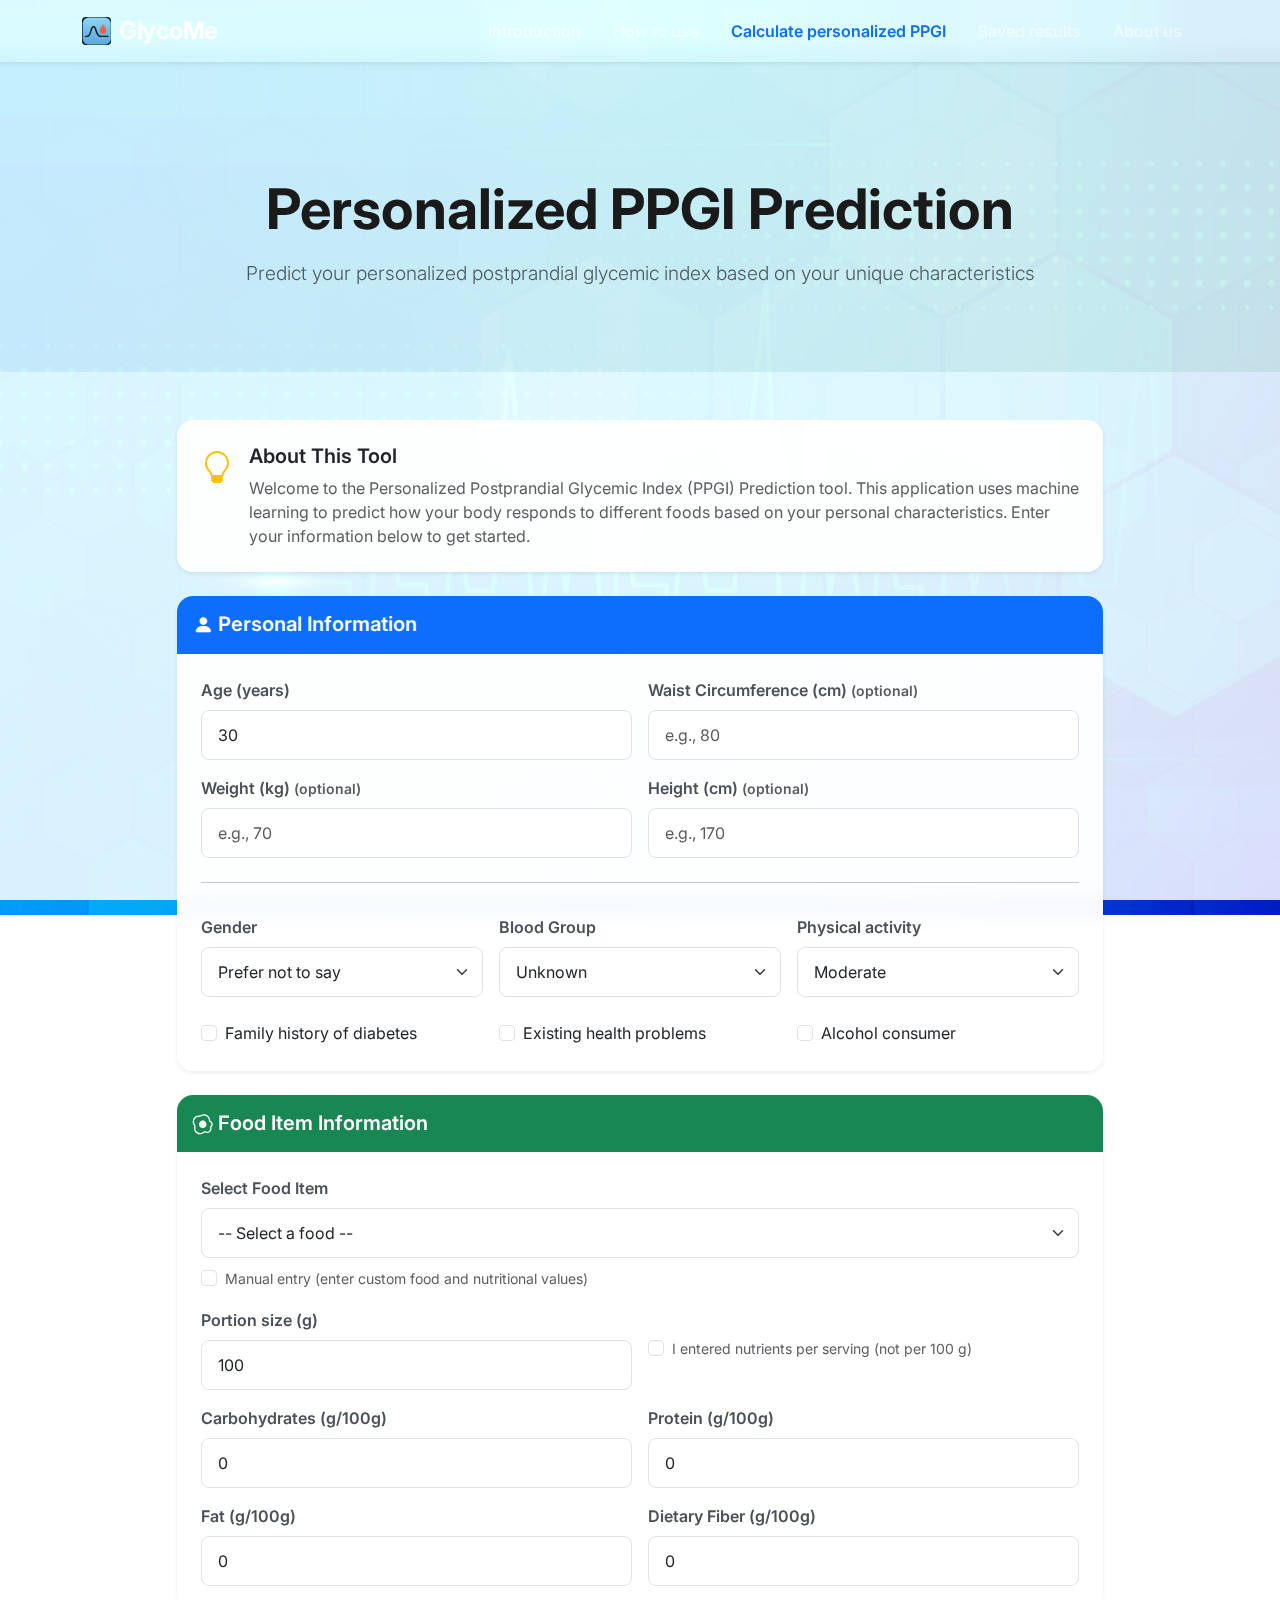
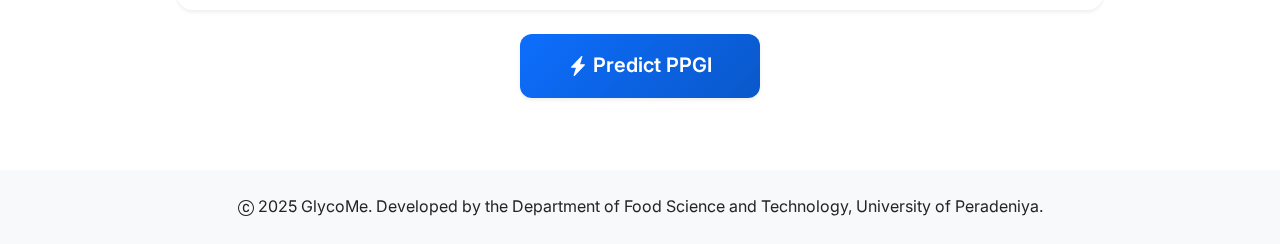
<file: static/index.html>
<!DOCTYPE html>
<html lang="en">
  <head>
    <meta charset="utf-8" />
    <meta name="viewport" content="width=device-width, initial-scale=1" />
    <title>PPGI - Personalized Prediction</title>
    <!-- Bootstrap 5 CSS -->
    <link
      href="https://cdn.jsdelivr.net/npm/bootstrap@5.3.0/dist/css/bootstrap.min.css"
      rel="stylesheet"
    />
    <!-- Bootstrap Icons -->
    <link
      rel="stylesheet"
      href="https://cdn.jsdelivr.net/npm/bootstrap-icons@1.10.0/font/bootstrap-icons.css"
    />
    <!-- Google Fonts -->
    <link
      href="https://fonts.googleapis.com/css2?family=Inter:wght@300;400;500;600;700;800&display=swap"
      rel="stylesheet"
    />
    <link rel="stylesheet" href="/static/style.css" />
  </head>
  <body>
    <!-- Navigation Bar -->
    <nav
      class="navbar navbar-expand-lg navbar-dark navbar-custom shadow-sm fixed-top"
    >
      <div class="container">
        <a
          class="navbar-brand fw-bold d-flex align-items-center gap-2"
          href="/"
        >
          <img
            src="/static/logo.jpeg"
            alt="Logo"
            style="
              height: 28px;
              width: auto;
              border-radius: 4px;
              object-fit: contain;
            "
          />
          <span>GlycoMe</span>
        </a>
        <button
          class="navbar-toggler"
          type="button"
          data-bs-toggle="collapse"
          data-bs-target="#navbarNav"
        >
          <span class="navbar-toggler-icon"></span>
        </button>
        <div class="collapse navbar-collapse" id="navbarNav">
          <ul class="navbar-nav ms-auto">
            <li class="nav-item">
              <a class="nav-link" href="/introduction">Introduction</a>
            </li>
            <li class="nav-item">
              <a class="nav-link" href="/how-to">How to use</a>
            </li>
            <li class="nav-item">
              <a class="nav-link active fw-semibold" href="/calculate"
                >Calculate personalized PPGI</a
              >
            </li>
            <li class="nav-item">
              <a class="nav-link" href="/saved">Saved results</a>
            </li>
            <li class="nav-item">
              <a class="nav-link" href="/about">About us</a>
            </li>
          </ul>
        </div>
      </div>
    </nav>

    <!-- Hero Section -->
    <div class="hero-section">
      <div class="container">
        <div class="row align-items-center">
          <div class="col-lg-12 text-center">
            <h1 class="display-4 fw-bold mb-3">Personalized PPGI Prediction</h1>
            <p class="lead text-muted mb-4">
              Predict your personalized postprandial glycemic index based on
              your unique characteristics
            </p>
          </div>
        </div>
      </div>
    </div>

    <!-- Main Content -->
    <div class="container my-5">
      <div class="row">
        <div class="col-lg-10 mx-auto">
          <!-- Info Card -->
          <div class="card shadow-sm border-0 mb-4">
            <div class="card-body p-4">
              <div class="d-flex align-items-start">
                <div class="flex-shrink-0">
                  <i class="bi bi-lightbulb text-warning fs-2"></i>
                </div>
                <div class="flex-grow-1 ms-3">
                  <h5 class="card-title fw-semibold">About This Tool</h5>
                  <p class="card-text text-muted">
                    Welcome to the Personalized Postprandial Glycemic Index
                    (PPGI) Prediction tool. This application uses machine
                    learning to predict how your body responds to different
                    foods based on your personal characteristics. Enter your
                    information below to get started.
                  </p>
                </div>
              </div>
            </div>
          </div>

          <!-- Prediction Form -->
          <div class="card shadow-sm border-0">
            <div class="card-header bg-primary text-white py-3">
              <h5 class="mb-0 fw-semibold">
                <i class="bi bi-person-fill"></i> Personal Information
              </h5>
            </div>
            <div class="card-body p-4">
              <div class="row g-3">
                <div class="col-md-6">
                  <label for="age" class="form-label fw-semibold"
                    >Age (years)</label
                  >
                  <input
                    id="age"
                    type="number"
                    class="form-control"
                    value="30"
                    min="0"
                  />
                </div>
                <div class="col-md-6">
                  <label for="wc" class="form-label fw-semibold"
                    >Waist Circumference (cm)
                    <span class="text-muted small">(optional)</span></label
                  >
                  <input
                    id="wc"
                    type="number"
                    class="form-control"
                    value=""
                    step="0.1"
                    placeholder="e.g., 80"
                  />
                </div>
                <div class="col-md-6">
                  <label for="weight" class="form-label fw-semibold"
                    >Weight (kg)
                    <span class="text-muted small">(optional)</span></label
                  >
                  <input
                    id="weight"
                    type="number"
                    class="form-control"
                    value=""
                    step="0.1"
                    placeholder="e.g., 70"
                  />
                </div>
                <div class="col-md-6">
                  <label for="height" class="form-label fw-semibold"
                    >Height (cm)
                    <span class="text-muted small">(optional)</span></label
                  >
                  <input
                    id="height"
                    type="number"
                    class="form-control"
                    value=""
                    step="0.1"
                    placeholder="e.g., 170"
                  />
                </div>
                <!-- Additional optional features requested by user -->
                <div class="col-12 mt-2"><hr /></div>
                <div class="col-md-4">
                  <label for="gender" class="form-label fw-semibold"
                    >Gender</label
                  >
                  <select id="gender" class="form-select">
                    <option value="">Prefer not to say</option>
                    <option value="male">Male</option>
                    <option value="female">Female</option>
                    <option value="other">Other</option>
                  </select>
                </div>
                <div class="col-md-4">
                  <label for="blood_group" class="form-label fw-semibold"
                    >Blood Group</label
                  >
                  <select id="blood_group" class="form-select">
                    <option value="unknown">Unknown</option>
                    <option value="A">A</option>
                    <option value="B">B</option>
                    <option value="AB">AB</option>
                    <option value="O">O</option>
                  </select>
                </div>
                <div class="col-md-4">
                  <label for="physical_activity" class="form-label fw-semibold"
                    >Physical activity</label
                  >
                  <select id="physical_activity" class="form-select">
                    <option value="moderate">Moderate</option>
                    <option value="low">Low</option>
                    <option value="high">High</option>
                  </select>
                </div>
                <div class="col-md-4">
                  <div class="form-check mt-2">
                    <input
                      class="form-check-input"
                      type="checkbox"
                      id="family_diabetes"
                    />
                    <label class="form-check-label" for="family_diabetes"
                      >Family history of diabetes</label
                    >
                  </div>
                </div>
                <div class="col-md-4">
                  <div class="form-check mt-2">
                    <input
                      class="form-check-input"
                      type="checkbox"
                      id="health_problems"
                    />
                    <label class="form-check-label" for="health_problems"
                      >Existing health problems</label
                    >
                  </div>
                </div>
                <div class="col-md-4">
                  <div class="form-check mt-2">
                    <input
                      class="form-check-input"
                      type="checkbox"
                      id="alcoholic"
                    />
                    <label class="form-check-label" for="alcoholic"
                      >Alcohol consumer</label
                    >
                  </div>
                </div>
              </div>
            </div>
          </div>

          <!-- Food Information -->
          <div class="card shadow-sm border-0 mt-4">
            <div class="card-header bg-success text-white py-3">
              <h5 class="mb-0 fw-semibold">
                <i class="bi bi-egg-fried"></i> Food Item Information
              </h5>
            </div>
            <div class="card-body p-4">
              <div class="row g-3">
                <div class="col-md-12">
                  <label for="food_select" class="form-label fw-semibold"
                    >Select Food Item</label
                  >
                  <select id="food_select" class="form-select">
                    <option value="">-- Select a food --</option>
                  </select>
                  <input
                    id="food_manual_name"
                    type="text"
                    class="form-control mt-2"
                    placeholder="Enter food name (manual)"
                    style="display: none"
                  />
                  <div class="form-check mt-2">
                    <input
                      class="form-check-input"
                      type="checkbox"
                      id="manual_toggle"
                    />
                    <label
                      class="form-check-label text-muted small"
                      for="manual_toggle"
                    >
                      Manual entry (enter custom food and nutritional values)
                    </label>
                  </div>
                </div>
                <div class="col-md-6">
                  <label for="portion" class="form-label fw-semibold"
                    >Portion size (g)</label
                  >
                  <input
                    id="portion"
                    type="number"
                    class="form-control"
                    step="1"
                    value="100"
                    placeholder="e.g., 150"
                  />
                </div>
                <div class="col-md-6 d-flex align-items-center">
                  <div class="form-check">
                    <input
                      class="form-check-input"
                      type="checkbox"
                      id="nutrients_per_serving"
                    />
                    <label
                      class="form-check-label small text-muted"
                      for="nutrients_per_serving"
                    >
                      I entered nutrients per serving (not per 100 g)
                    </label>
                  </div>
                </div>
                <div class="col-md-6">
                  <label for="carb" class="form-label fw-semibold"
                    >Carbohydrates (g/100g)</label
                  >
                  <input
                    id="carb"
                    type="number"
                    class="form-control"
                    step="0.1"
                    value="0"
                    placeholder="e.g., 14.0"
                  />
                </div>
                <div class="col-md-6">
                  <label for="protein" class="form-label fw-semibold"
                    >Protein (g/100g)</label
                  >
                  <input
                    id="protein"
                    type="number"
                    class="form-control"
                    step="0.1"
                    value="0"
                    placeholder="e.g., 0.3"
                  />
                </div>
                <div class="col-md-6">
                  <label for="fat" class="form-label fw-semibold"
                    >Fat (g/100g)</label
                  >
                  <input
                    id="fat"
                    type="number"
                    class="form-control"
                    step="0.1"
                    value="0"
                    placeholder="e.g., 0.2"
                  />
                </div>
                <div class="col-md-6">
                  <label for="fiber" class="form-label fw-semibold"
                    >Dietary Fiber (g/100g)</label
                  >
                  <input
                    id="fiber"
                    type="number"
                    class="form-control"
                    step="0.1"
                    value="0"
                    placeholder="e.g., 2.4"
                  />
                </div>
              </div>
            </div>
          </div>

          <!-- Predict Button and Result -->
          <div class="text-center my-4">
            <button
              id="predict"
              class="btn btn-primary btn-lg px-5 py-3 shadow-sm"
            >
              <i class="bi bi-lightning-charge-fill"></i> Predict PPGI
            </button>
          </div>

          <div
            id="result"
            class="alert alert-info d-none shadow-sm"
            role="alert"
          >
            <div class="d-flex align-items-center">
              <i class="bi bi-info-circle-fill fs-4 me-3"></i>
              <div id="result-content"></div>
            </div>
            <div class="mt-3 d-flex gap-2">
              <a
                id="download-csv"
                href="/api/last_result.csv"
                class="btn btn-sm btn-light d-none"
              >
                <i class="bi bi-download"></i> Download CSV
              </a>
              <a href="/saved" class="btn btn-sm btn-outline-light">
                <i class="bi bi-journal-text"></i> View Saved
              </a>
            </div>
          </div>
        </div>
      </div>
    </div>

    <!-- Footer -->
    <footer class="footer-custom py-4 mt-5">
      <div class="container text-center">
        <p class="mb-0">
          <i class="bi bi-c-circle"></i> 2025 GlycoMe. Developed by the
          Department of Food Science and Technology, University of Peradeniya.
        </p>
      </div>
    </footer>

    <!-- Bootstrap 5 JS Bundle -->
    <script src="https://cdn.jsdelivr.net/npm/bootstrap@5.3.0/dist/js/bootstrap.bundle.min.js"></script>
    <script src="/static/script.js"></script>
  </body>
</html>
</file>
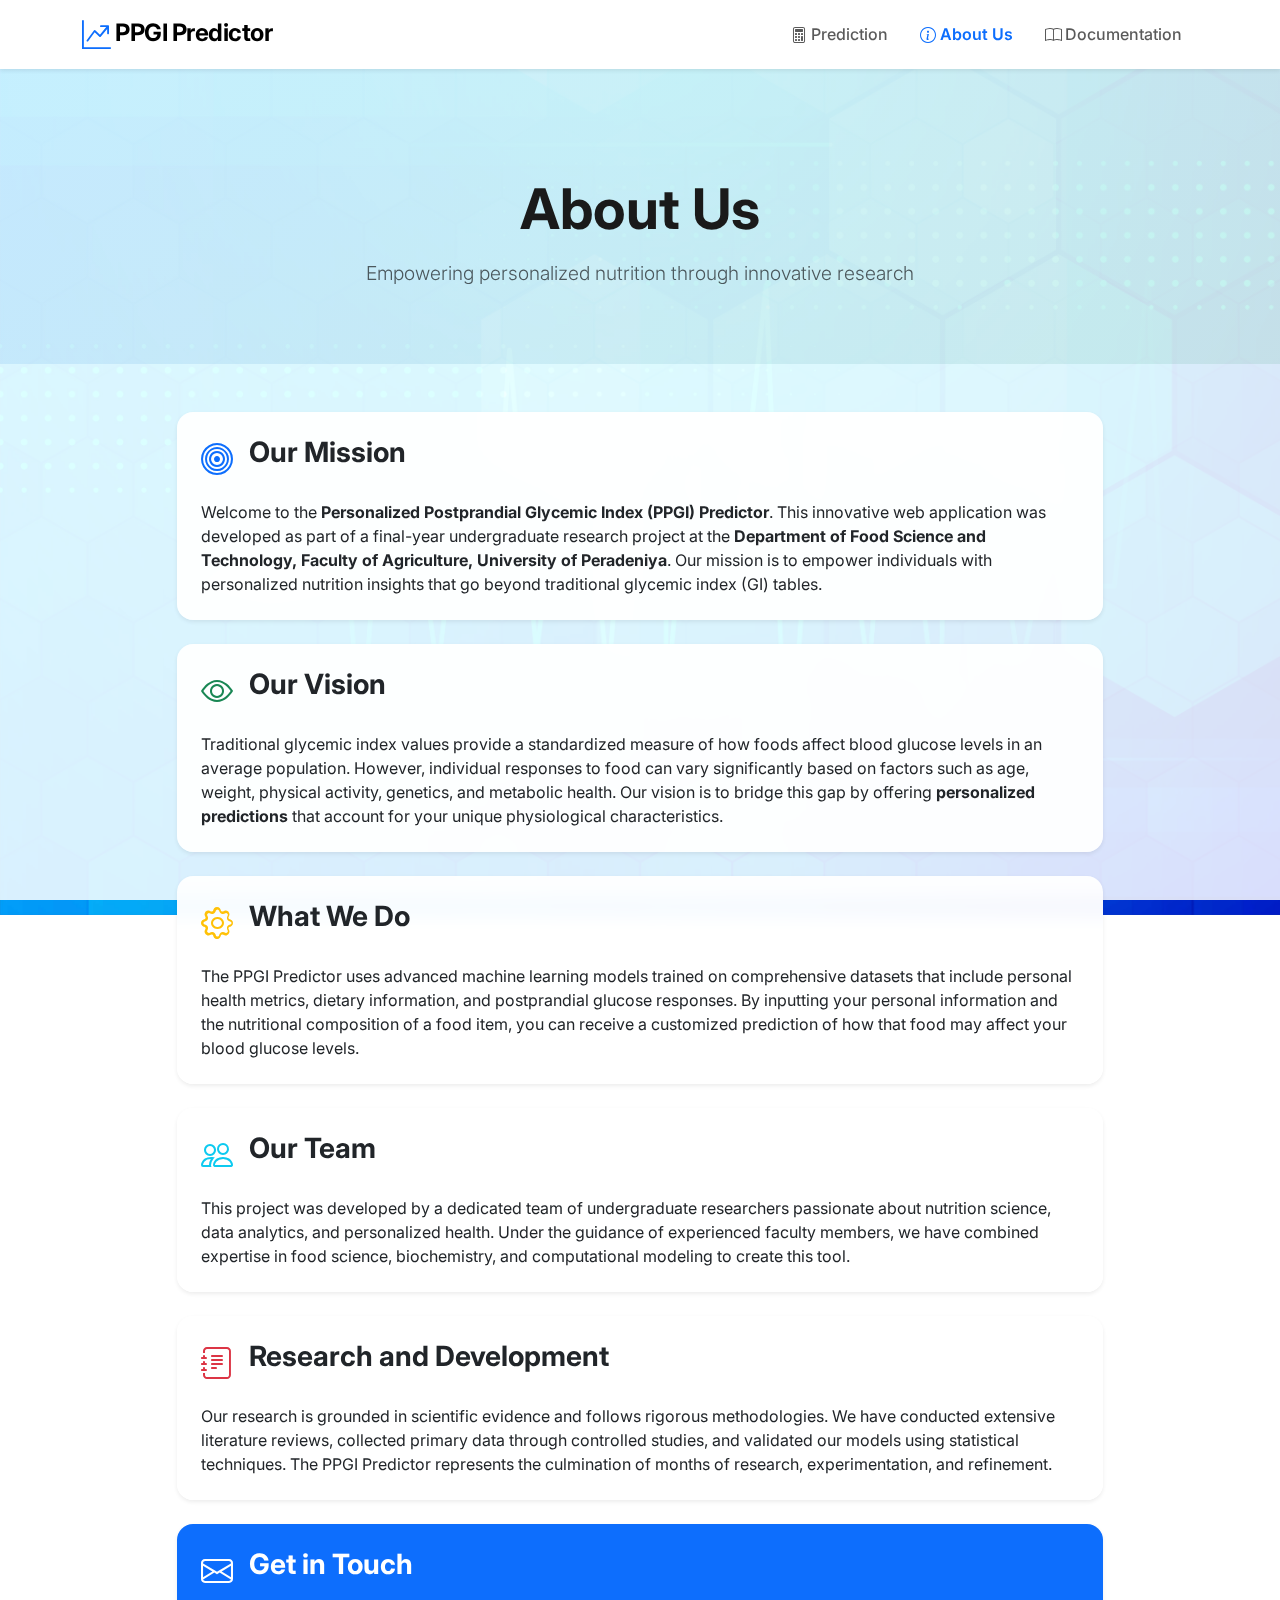
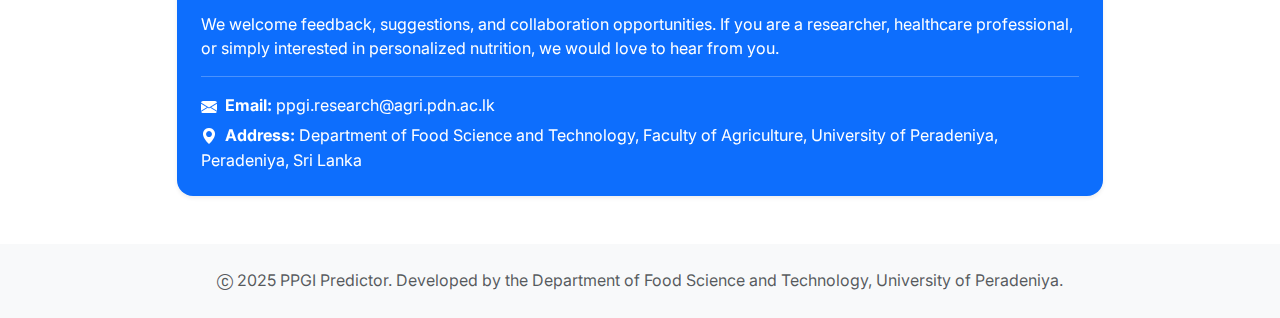
<file: static/about.html>
<!DOCTYPE html>
<html lang="en">
<head>
    <meta charset="utf-8" />
    <meta name="viewport" content="width=device-width, initial-scale=1" />
    <title>About Us - PPGI Predictor</title>
    <!-- Bootstrap 5 CSS -->
    <link href="https://cdn.jsdelivr.net/npm/bootstrap@5.3.0/dist/css/bootstrap.min.css" rel="stylesheet">
    <!-- Bootstrap Icons -->
    <link rel="stylesheet" href="https://cdn.jsdelivr.net/npm/bootstrap-icons@1.10.0/font/bootstrap-icons.css">
    <!-- Google Fonts -->
    <link href="https://fonts.googleapis.com/css2?family=Inter:wght@300;400;500;600;700;800&display=swap" rel="stylesheet">
    <link rel="stylesheet" href="/static/style.css" />
</head>
<body>
    <!-- Navigation Bar -->
    <nav class="navbar navbar-expand-lg navbar-light bg-white shadow-sm fixed-top">
        <div class="container">
            <a class="navbar-brand fw-bold" href="/">
                <i class="bi bi-graph-up-arrow text-primary"></i>
                PPGI Predictor
            </a>
            <button class="navbar-toggler" type="button" data-bs-toggle="collapse" data-bs-target="#navbarNav">
                <span class="navbar-toggler-icon"></span>
            </button>
            <div class="collapse navbar-collapse" id="navbarNav">
                <ul class="navbar-nav ms-auto">
                    <li class="nav-item">
                        <a class="nav-link" href="/">
                            <i class="bi bi-calculator"></i> Prediction
                        </a>
                    </li>
                    <li class="nav-item">
                        <a class="nav-link active fw-semibold" href="/about">
                            <i class="bi bi-info-circle"></i> About Us
                        </a>
                    </li>
                    <li class="nav-item">
                        <a class="nav-link" href="/docs">
                            <i class="bi bi-book"></i> Documentation
                        </a>
                    </li>
                </ul>
            </div>
        </div>
    </nav>

    <!-- Page Header -->
    <div class="hero-section">
        <div class="container">
            <div class="row">
                <div class="col-lg-12 text-center">
                    <h1 class="display-4 fw-bold mb-3">About Us</h1>
                    <p class="lead text-muted">
                        Empowering personalized nutrition through innovative research
                    </p>
                </div>
            </div>
        </div>
    </div>

    <!-- Main Content -->
    <div class="container my-5">
        <div class="row">
            <div class="col-lg-10 mx-auto">
                <!-- Mission Card -->
                <div class="card shadow-sm border-0 mb-4">
                    <div class="card-body p-4">
                        <div class="d-flex align-items-start mb-3">
                            <i class="bi bi-bullseye text-primary fs-2 me-3"></i>
                            <div>
                                <h3 class="card-title fw-bold">Our Mission</h3>
                            </div>
                        </div>
                        <p class="card-text">
                            Welcome to the <strong>Personalized Postprandial Glycemic Index (PPGI) Predictor</strong>. 
                            This innovative web application was developed as part of a final-year undergraduate research project 
                            at the <strong>Department of Food Science and Technology, Faculty of Agriculture, University of Peradeniya</strong>. 
                            Our mission is to empower individuals with personalized nutrition insights that go beyond traditional 
                            glycemic index (GI) tables.
                        </p>
                    </div>
                </div>

                <!-- Vision Card -->
                <div class="card shadow-sm border-0 mb-4">
                    <div class="card-body p-4">
                        <div class="d-flex align-items-start mb-3">
                            <i class="bi bi-eye text-success fs-2 me-3"></i>
                            <div>
                                <h3 class="card-title fw-bold">Our Vision</h3>
                            </div>
                        </div>
                        <p class="card-text">
                            Traditional glycemic index values provide a standardized measure of how foods affect blood glucose levels 
                            in an average population. However, individual responses to food can vary significantly based on factors 
                            such as age, weight, physical activity, genetics, and metabolic health. Our vision is to bridge this gap 
                            by offering <strong>personalized predictions</strong> that account for your unique physiological characteristics.
                        </p>
                    </div>
                </div>

                <!-- What We Do Card -->
                <div class="card shadow-sm border-0 mb-4">
                    <div class="card-body p-4">
                        <div class="d-flex align-items-start mb-3">
                            <i class="bi bi-gear text-warning fs-2 me-3"></i>
                            <div>
                                <h3 class="card-title fw-bold">What We Do</h3>
                            </div>
                        </div>
                        <p class="card-text">
                            The PPGI Predictor uses advanced machine learning models trained on comprehensive datasets that include 
                            personal health metrics, dietary information, and postprandial glucose responses. By inputting your 
                            personal information and the nutritional composition of a food item, you can receive a customized 
                            prediction of how that food may affect your blood glucose levels.
                        </p>
                    </div>
                </div>

                <!-- Team Card -->
                <div class="card shadow-sm border-0 mb-4">
                    <div class="card-body p-4">
                        <div class="d-flex align-items-start mb-3">
                            <i class="bi bi-people text-info fs-2 me-3"></i>
                            <div>
                                <h3 class="card-title fw-bold">Our Team</h3>
                            </div>
                        </div>
                        <p class="card-text">
                            This project was developed by a dedicated team of undergraduate researchers passionate about nutrition science, 
                            data analytics, and personalized health. Under the guidance of experienced faculty members, we have combined 
                            expertise in food science, biochemistry, and computational modeling to create this tool.
                        </p>
                    </div>
                </div>

                <!-- Research Card -->
                <div class="card shadow-sm border-0 mb-4">
                    <div class="card-body p-4">
                        <div class="d-flex align-items-start mb-3">
                            <i class="bi bi-journal-text text-danger fs-2 me-3"></i>
                            <div>
                                <h3 class="card-title fw-bold">Research and Development</h3>
                            </div>
                        </div>
                        <p class="card-text">
                            Our research is grounded in scientific evidence and follows rigorous methodologies. We have conducted 
                            extensive literature reviews, collected primary data through controlled studies, and validated our models 
                            using statistical techniques. The PPGI Predictor represents the culmination of months of research, 
                            experimentation, and refinement.
                        </p>
                    </div>
                </div>

                <!-- Contact Card -->
                <div class="card shadow-sm border-0 bg-primary text-white">
                    <div class="card-body p-4">
                        <div class="d-flex align-items-start mb-3">
                            <i class="bi bi-envelope fs-2 me-3"></i>
                            <div>
                                <h3 class="card-title fw-bold">Get in Touch</h3>
                            </div>
                        </div>
                        <p class="card-text mb-2">
                            We welcome feedback, suggestions, and collaboration opportunities. If you are a researcher, healthcare 
                            professional, or simply interested in personalized nutrition, we would love to hear from you.
                        </p>
                        <hr class="my-3 bg-white opacity-25">
                        <p class="mb-1"><strong><i class="bi bi-envelope-fill me-2"></i>Email:</strong> ppgi.research@agri.pdn.ac.lk</p>
                        <p class="mb-0"><strong><i class="bi bi-geo-alt-fill me-2"></i>Address:</strong> Department of Food Science and Technology, 
                        Faculty of Agriculture, University of Peradeniya, Peradeniya, Sri Lanka</p>
                    </div>
                </div>
            </div>
        </div>
    </div>

    <!-- Footer -->
    <footer class="bg-light py-4 mt-5">
        <div class="container text-center">
            <p class="text-muted mb-0">
                <i class="bi bi-c-circle"></i> 2025 PPGI Predictor. Developed by the Department of Food Science and Technology, University of Peradeniya.
            </p>
        </div>
    </footer>

    <!-- Bootstrap 5 JS Bundle -->
    <script src="https://cdn.jsdelivr.net/npm/bootstrap@5.3.0/dist/js/bootstrap.bundle.min.js"></script>
</body>
</html>
</file>
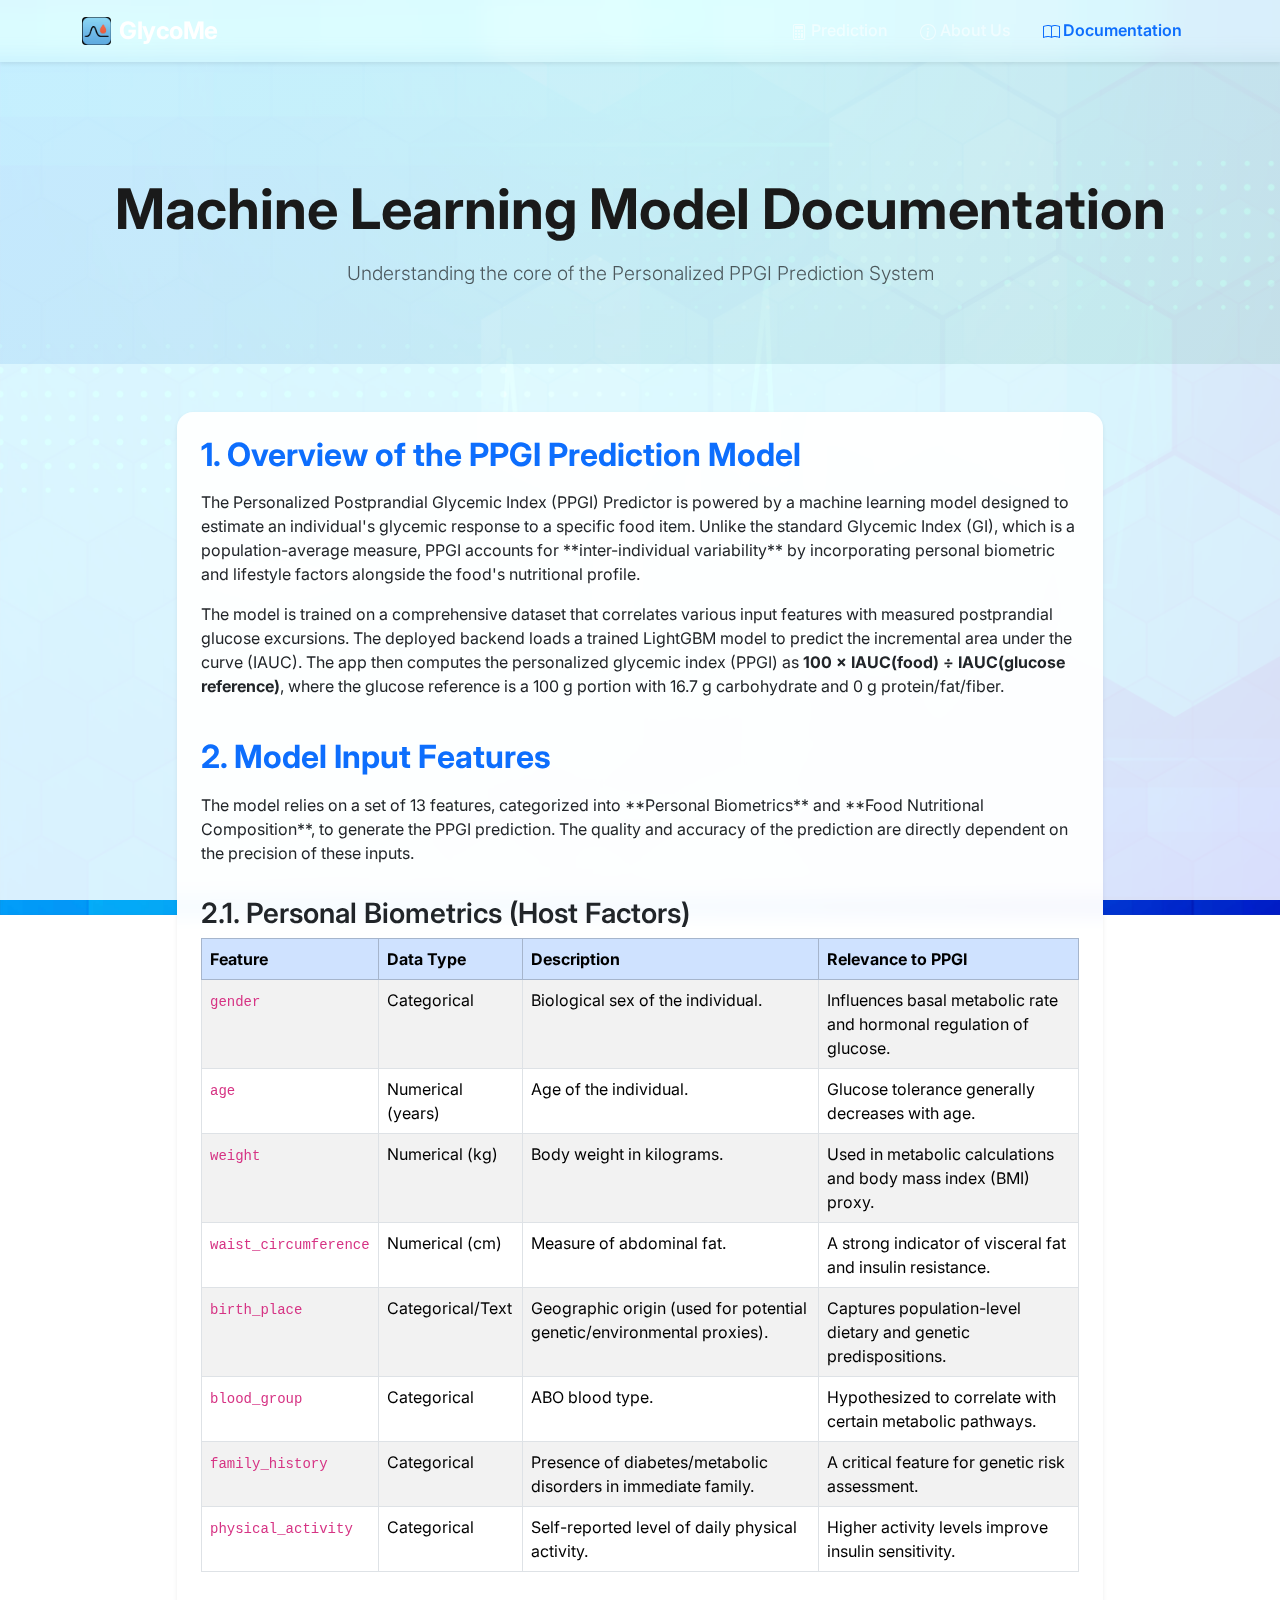
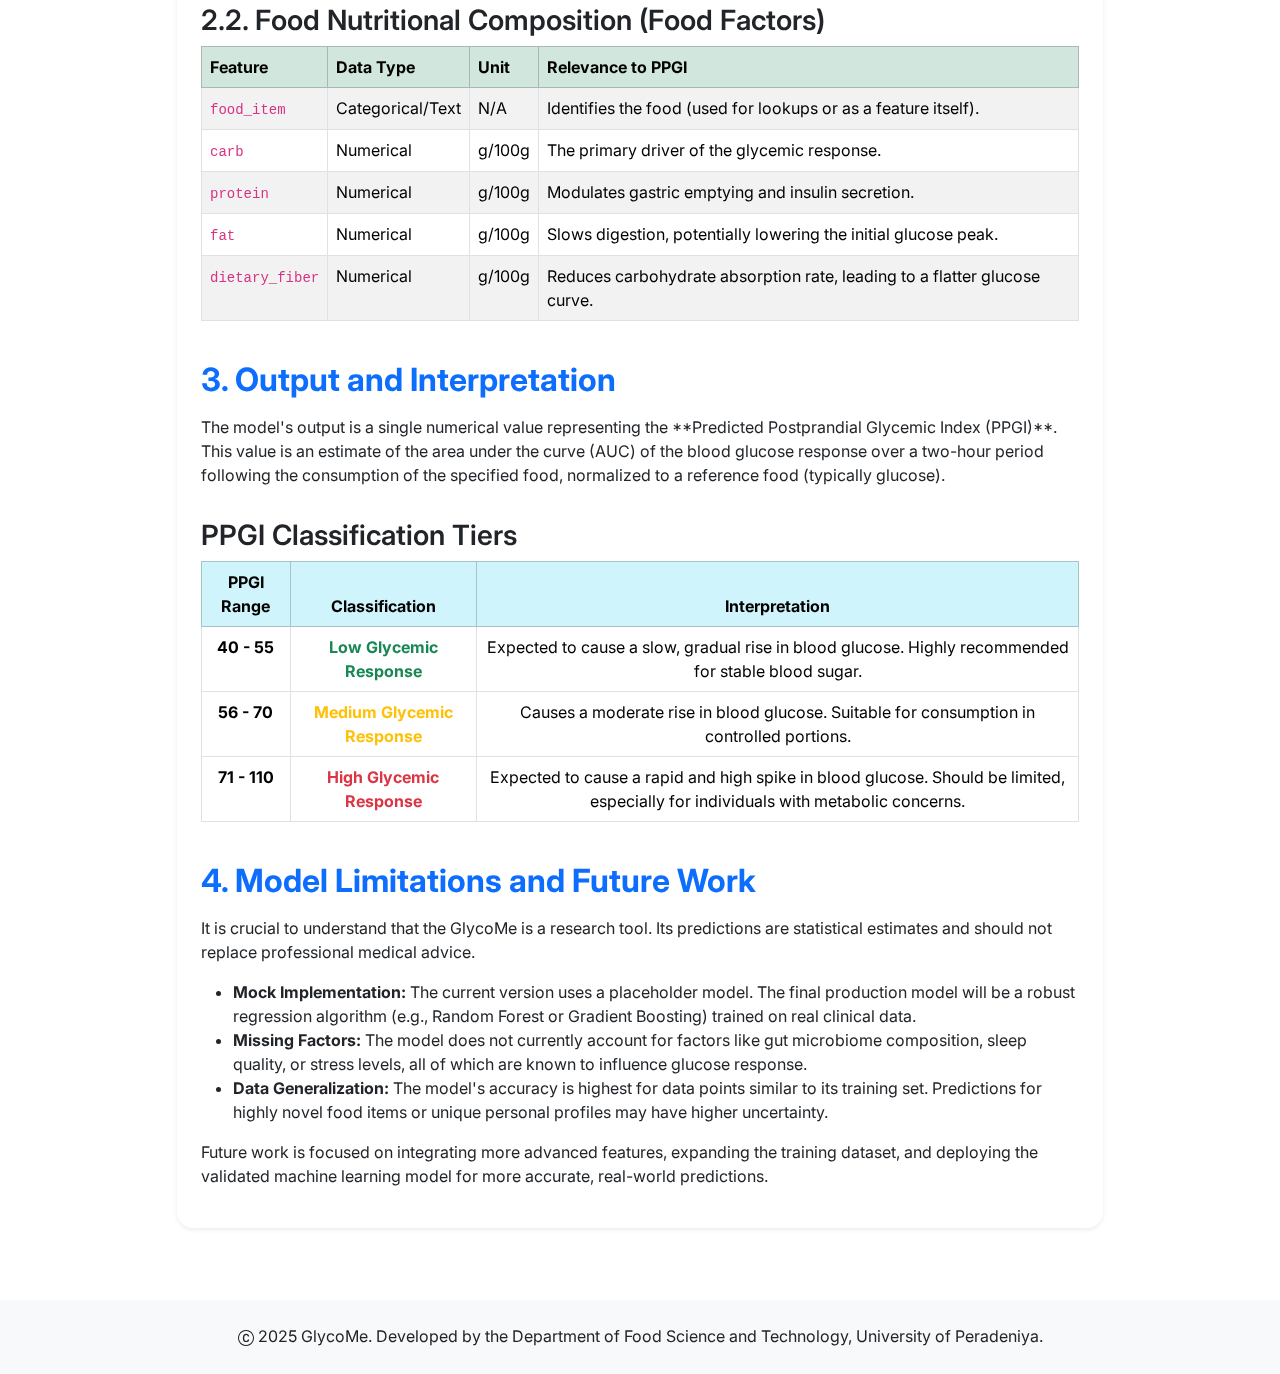
<file: static/docs.html>
<!DOCTYPE html>
<html lang="en">
    <head>
        <meta charset="utf-8" />
        <meta name="viewport" content="width=device-width, initial-scale=1" />
        <title>Model Documentation - GlycoMe</title>
        <!-- Bootstrap 5 CSS -->
        <link
            href="https://cdn.jsdelivr.net/npm/bootstrap@5.3.0/dist/css/bootstrap.min.css"
            rel="stylesheet"
        />
        <!-- Bootstrap Icons -->
        <link
            rel="stylesheet"
            href="https://cdn.jsdelivr.net/npm/bootstrap-icons@1.10.0/font/bootstrap-icons.css"
        />
        <!-- Google Fonts -->
        <link
            href="https://fonts.googleapis.com/css2?family=Inter:wght@300;400;500;600;700;800&display=swap"
            rel="stylesheet"
        />
        <link rel="stylesheet" href="/static/style.css" />
    </head>
    <body>
        <!-- Navigation Bar -->
        <nav
            class="navbar navbar-expand-lg navbar-dark navbar-custom shadow-sm fixed-top"
        >
            <div class="container">
                <a
                    class="navbar-brand fw-bold d-flex align-items-center gap-2"
                    href="/"
                >
                    <img
                        src="/static/logo.jpeg"
                        alt="Logo"
                        style="
                            height: 28px;
                            width: auto;
                            border-radius: 4px;
                            object-fit: contain;
                        "
                    />
                    <span>GlycoMe</span>
                </a>
                <button
                    class="navbar-toggler"
                    type="button"
                    data-bs-toggle="collapse"
                    data-bs-target="#navbarNav"
                >
                    <span class="navbar-toggler-icon"></span>
                </button>
                <div class="collapse navbar-collapse" id="navbarNav">
                    <ul class="navbar-nav ms-auto">
                        <li class="nav-item">
                            <a class="nav-link" href="/">
                                <i class="bi bi-calculator"></i> Prediction
                            </a>
                        </li>
                        <li class="nav-item">
                            <a class="nav-link" href="/about">
                                <i class="bi bi-info-circle"></i> About Us
                            </a>
                        </li>
                        <li class="nav-item">
                            <a class="nav-link active fw-semibold" href="/docs">
                                <i class="bi bi-book"></i> Documentation
                            </a>
                        </li>
                    </ul>
                </div>
            </div>
        </nav>

        <!-- Page Header -->
        <div class="hero-section">
            <div class="container">
                <div class="row">
                    <div class="col-lg-12 text-center">
                        <h1 class="display-4 fw-bold mb-3">
                            Machine Learning Model Documentation
                        </h1>
                        <p class="lead text-muted">
                            Understanding the core of the Personalized PPGI
                            Prediction System
                        </p>
                    </div>
                </div>
            </div>
        </div>

        <!-- Main Content -->
        <div class="container my-5">
            <div class="row">
                <div class="col-lg-10 mx-auto">
                    <div class="card shadow-sm border-0 p-4 mb-4">
                        <h2 class="fw-bold text-primary mb-3">
                            1. Overview of the PPGI Prediction Model
                        </h2>
                        <p>
                            The Personalized Postprandial Glycemic Index (PPGI)
                            Predictor is powered by a machine learning model
                            designed to estimate an individual's glycemic
                            response to a specific food item. Unlike the
                            standard Glycemic Index (GI), which is a
                            population-average measure, PPGI accounts for
                            **inter-individual variability** by incorporating
                            personal biometric and lifestyle factors alongside
                            the food's nutritional profile.
                        </p>
                        <p>
                            The model is trained on a comprehensive dataset that
                            correlates various input features with measured
                            postprandial glucose excursions. The deployed
                            backend loads a trained LightGBM model to predict
                            the incremental area under the curve (IAUC). The app
                            then computes the personalized glycemic index (PPGI)
                            as
                            <strong
                                >100 × IAUC(food) ÷ IAUC(glucose
                                reference)</strong
                            >, where the glucose reference is a 100 g portion
                            with 16.7 g carbohydrate and 0 g protein/fat/fiber.
                        </p>

                        <h2 class="fw-bold text-primary mt-4 mb-3">
                            2. Model Input Features
                        </h2>
                        <p>
                            The model relies on a set of 13 features,
                            categorized into **Personal Biometrics** and **Food
                            Nutritional Composition**, to generate the PPGI
                            prediction. The quality and accuracy of the
                            prediction are directly dependent on the precision
                            of these inputs.
                        </p>

                        <h3 class="fw-semibold mt-3">
                            2.1. Personal Biometrics (Host Factors)
                        </h3>
                        <div class="table-responsive">
                            <table class="table table-striped table-bordered">
                                <thead class="table-primary">
                                    <tr>
                                        <th>Feature</th>
                                        <th>Data Type</th>
                                        <th>Description</th>
                                        <th>Relevance to PPGI</th>
                                    </tr>
                                </thead>
                                <tbody>
                                    <tr>
                                        <td><code>gender</code></td>
                                        <td>Categorical</td>
                                        <td>
                                            Biological sex of the individual.
                                        </td>
                                        <td>
                                            Influences basal metabolic rate and
                                            hormonal regulation of glucose.
                                        </td>
                                    </tr>
                                    <tr>
                                        <td><code>age</code></td>
                                        <td>Numerical (years)</td>
                                        <td>Age of the individual.</td>
                                        <td>
                                            Glucose tolerance generally
                                            decreases with age.
                                        </td>
                                    </tr>
                                    <tr>
                                        <td><code>weight</code></td>
                                        <td>Numerical (kg)</td>
                                        <td>Body weight in kilograms.</td>
                                        <td>
                                            Used in metabolic calculations and
                                            body mass index (BMI) proxy.
                                        </td>
                                    </tr>
                                    <tr>
                                        <td>
                                            <code>waist_circumference</code>
                                        </td>
                                        <td>Numerical (cm)</td>
                                        <td>Measure of abdominal fat.</td>
                                        <td>
                                            A strong indicator of visceral fat
                                            and insulin resistance.
                                        </td>
                                    </tr>
                                    <tr>
                                        <td><code>birth_place</code></td>
                                        <td>Categorical/Text</td>
                                        <td>
                                            Geographic origin (used for
                                            potential genetic/environmental
                                            proxies).
                                        </td>
                                        <td>
                                            Captures population-level dietary
                                            and genetic predispositions.
                                        </td>
                                    </tr>
                                    <tr>
                                        <td><code>blood_group</code></td>
                                        <td>Categorical</td>
                                        <td>ABO blood type.</td>
                                        <td>
                                            Hypothesized to correlate with
                                            certain metabolic pathways.
                                        </td>
                                    </tr>
                                    <tr>
                                        <td><code>family_history</code></td>
                                        <td>Categorical</td>
                                        <td>
                                            Presence of diabetes/metabolic
                                            disorders in immediate family.
                                        </td>
                                        <td>
                                            A critical feature for genetic risk
                                            assessment.
                                        </td>
                                    </tr>
                                    <tr>
                                        <td><code>physical_activity</code></td>
                                        <td>Categorical</td>
                                        <td>
                                            Self-reported level of daily
                                            physical activity.
                                        </td>
                                        <td>
                                            Higher activity levels improve
                                            insulin sensitivity.
                                        </td>
                                    </tr>
                                </tbody>
                            </table>
                        </div>

                        <h3 class="fw-semibold mt-3">
                            2.2. Food Nutritional Composition (Food Factors)
                        </h3>
                        <div class="table-responsive">
                            <table class="table table-striped table-bordered">
                                <thead class="table-success">
                                    <tr>
                                        <th>Feature</th>
                                        <th>Data Type</th>
                                        <th>Unit</th>
                                        <th>Relevance to PPGI</th>
                                    </tr>
                                </thead>
                                <tbody>
                                    <tr>
                                        <td><code>food_item</code></td>
                                        <td>Categorical/Text</td>
                                        <td>N/A</td>
                                        <td>
                                            Identifies the food (used for
                                            lookups or as a feature itself).
                                        </td>
                                    </tr>
                                    <tr>
                                        <td><code>carb</code></td>
                                        <td>Numerical</td>
                                        <td>g/100g</td>
                                        <td>
                                            The primary driver of the glycemic
                                            response.
                                        </td>
                                    </tr>
                                    <tr>
                                        <td><code>protein</code></td>
                                        <td>Numerical</td>
                                        <td>g/100g</td>
                                        <td>
                                            Modulates gastric emptying and
                                            insulin secretion.
                                        </td>
                                    </tr>
                                    <tr>
                                        <td><code>fat</code></td>
                                        <td>Numerical</td>
                                        <td>g/100g</td>
                                        <td>
                                            Slows digestion, potentially
                                            lowering the initial glucose peak.
                                        </td>
                                    </tr>
                                    <tr>
                                        <td><code>dietary_fiber</code></td>
                                        <td>Numerical</td>
                                        <td>g/100g</td>
                                        <td>
                                            Reduces carbohydrate absorption
                                            rate, leading to a flatter glucose
                                            curve.
                                        </td>
                                    </tr>
                                </tbody>
                            </table>
                        </div>

                        <h2 class="fw-bold text-primary mt-4 mb-3">
                            3. Output and Interpretation
                        </h2>
                        <p>
                            The model's output is a single numerical value
                            representing the **Predicted Postprandial Glycemic
                            Index (PPGI)**. This value is an estimate of the
                            area under the curve (AUC) of the blood glucose
                            response over a two-hour period following the
                            consumption of the specified food, normalized to a
                            reference food (typically glucose).
                        </p>

                        <h3 class="fw-semibold mt-3">
                            PPGI Classification Tiers
                        </h3>
                        <div class="table-responsive">
                            <table class="table table-bordered text-center">
                                <thead class="table-info">
                                    <tr>
                                        <th>PPGI Range</th>
                                        <th>Classification</th>
                                        <th>Interpretation</th>
                                    </tr>
                                </thead>
                                <tbody>
                                    <tr>
                                        <td><strong>40 - 55</strong></td>
                                        <td class="text-success fw-bold">
                                            Low Glycemic Response
                                        </td>
                                        <td>
                                            Expected to cause a slow, gradual
                                            rise in blood glucose. Highly
                                            recommended for stable blood sugar.
                                        </td>
                                    </tr>
                                    <tr>
                                        <td><strong>56 - 70</strong></td>
                                        <td class="text-warning fw-bold">
                                            Medium Glycemic Response
                                        </td>
                                        <td>
                                            Causes a moderate rise in blood
                                            glucose. Suitable for consumption in
                                            controlled portions.
                                        </td>
                                    </tr>
                                    <tr>
                                        <td><strong>71 - 110</strong></td>
                                        <td class="text-danger fw-bold">
                                            High Glycemic Response
                                        </td>
                                        <td>
                                            Expected to cause a rapid and high
                                            spike in blood glucose. Should be
                                            limited, especially for individuals
                                            with metabolic concerns.
                                        </td>
                                    </tr>
                                </tbody>
                            </table>
                        </div>

                        <h2 class="fw-bold text-primary mt-4 mb-3">
                            4. Model Limitations and Future Work
                        </h2>
                        <p>
                            It is crucial to understand that the GlycoMe is a
                            research tool. Its predictions are statistical
                            estimates and should not replace professional
                            medical advice.
                        </p>
                        <ul>
                            <li>
                                <strong>Mock Implementation:</strong> The
                                current version uses a placeholder model. The
                                final production model will be a robust
                                regression algorithm (e.g., Random Forest or
                                Gradient Boosting) trained on real clinical
                                data.
                            </li>
                            <li>
                                <strong>Missing Factors:</strong> The model does
                                not currently account for factors like gut
                                microbiome composition, sleep quality, or stress
                                levels, all of which are known to influence
                                glucose response.
                            </li>
                            <li>
                                <strong>Data Generalization:</strong> The
                                model's accuracy is highest for data points
                                similar to its training set. Predictions for
                                highly novel food items or unique personal
                                profiles may have higher uncertainty.
                            </li>
                        </ul>
                        <p>
                            Future work is focused on integrating more advanced
                            features, expanding the training dataset, and
                            deploying the validated machine learning model for
                            more accurate, real-world predictions.
                        </p>
                    </div>
                </div>
            </div>
        </div>

        <!-- Footer -->
        <footer class="footer-custom py-4 mt-5">
            <div class="container text-center">
                <p class="mb-0">
                    <i class="bi bi-c-circle"></i> 2025 GlycoMe. Developed by
                    the Department of Food Science and Technology, University of
                    Peradeniya.
                </p>
            </div>
        </footer>

        <!-- Bootstrap 5 JS Bundle -->
        <script src="https://cdn.jsdelivr.net/npm/bootstrap@5.3.0/dist/js/bootstrap.bundle.min.js"></script>
    </body>
</html>
</file>
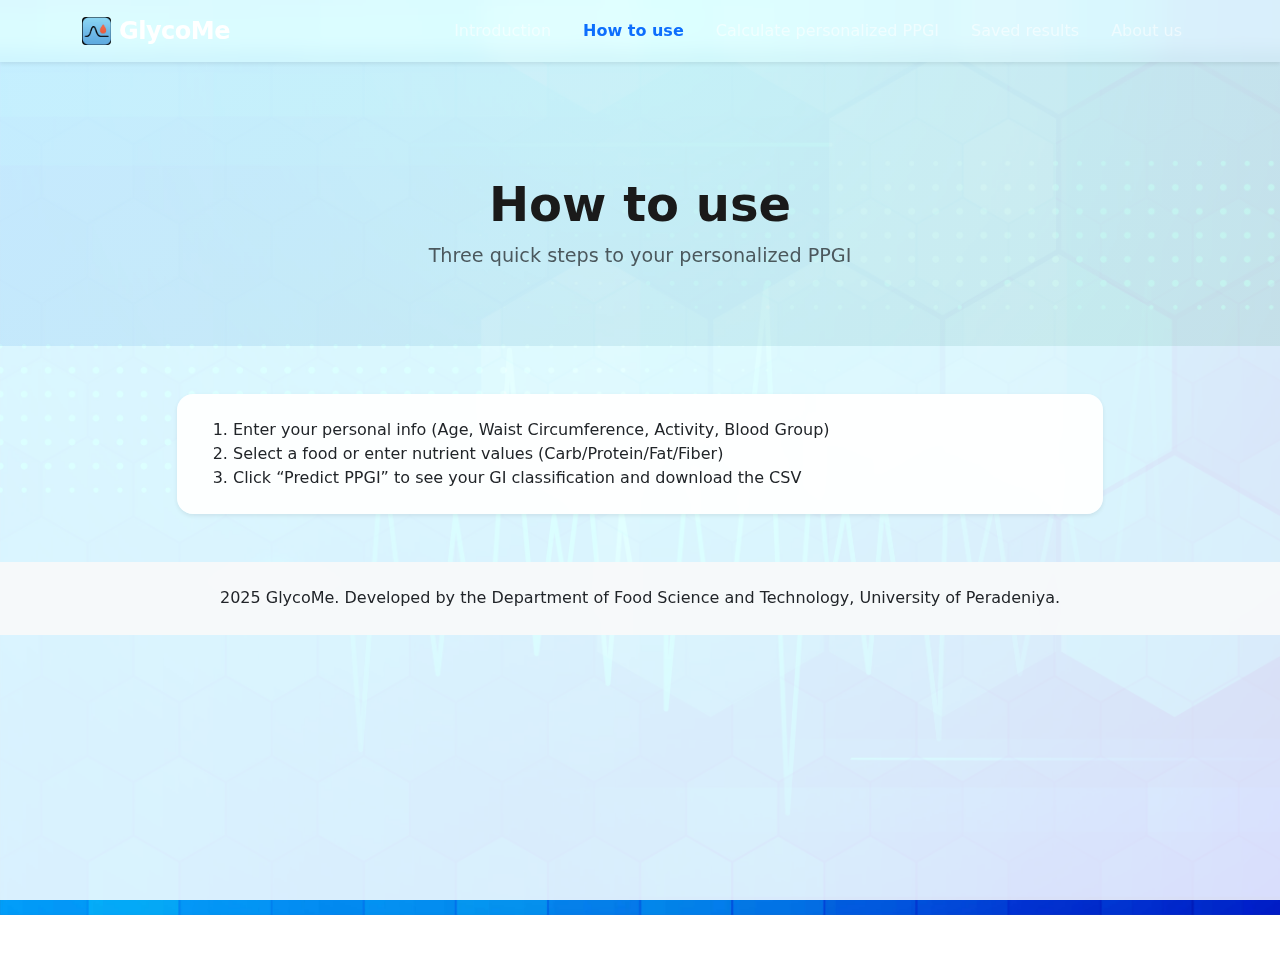
<file: static/howto.html>
<!DOCTYPE html>
<html lang="en">
    <head>
        <meta charset="utf-8" />
        <meta name="viewport" content="width=device-width, initial-scale=1" />
        <title>How to use - GlycoMe</title>
        <link
            href="https://cdn.jsdelivr.net/npm/bootstrap@5.3.0/dist/css/bootstrap.min.css"
            rel="stylesheet"
        />
        <link rel="stylesheet" href="/static/style.css" />
    </head>
    <body>
        <nav
            class="navbar navbar-expand-lg navbar-dark navbar-custom shadow-sm fixed-top"
        >
            <div class="container">
                <a
                    class="navbar-brand fw-bold d-flex align-items-center gap-2"
                    href="/"
                >
                    <img
                        src="/static/logo.jpeg"
                        alt="Logo"
                        style="
                            height: 28px;
                            width: auto;
                            border-radius: 4px;
                            object-fit: contain;
                        "
                    />
                    <span>GlycoMe</span>
                </a>
                <button
                    class="navbar-toggler"
                    type="button"
                    data-bs-toggle="collapse"
                    data-bs-target="#navbarNav"
                >
                    <span class="navbar-toggler-icon"></span>
                </button>
                <div class="collapse navbar-collapse" id="navbarNav">
                    <ul class="navbar-nav ms-auto">
                        <li class="nav-item">
                            <a class="nav-link" href="/introduction"
                                >Introduction</a
                            >
                        </li>
                        <li class="nav-item">
                            <a
                                class="nav-link active fw-semibold"
                                href="/how-to"
                                >How to use</a
                            >
                        </li>
                        <li class="nav-item">
                            <a class="nav-link" href="/calculate"
                                >Calculate personalized PPGI</a
                            >
                        </li>
                        <li class="nav-item">
                            <a class="nav-link" href="/saved">Saved results</a>
                        </li>
                        <li class="nav-item">
                            <a class="nav-link" href="/about">About us</a>
                        </li>
                    </ul>
                </div>
            </div>
        </nav>

        <div class="hero-section">
            <div class="container text-center">
                <h1 class="display-5 fw-bold mb-2">How to use</h1>
                <p class="lead text-muted">
                    Three quick steps to your personalized PPGI
                </p>
            </div>
        </div>

        <div class="container my-5">
            <div class="row">
                <div class="col-lg-10 mx-auto">
                    <div class="card border-0 shadow-sm p-4">
                        <ol class="mb-0">
                            <li>
                                Enter your personal info (Age, Waist
                                Circumference, Activity, Blood Group)
                            </li>
                            <li>
                                Select a food or enter nutrient values
                                (Carb/Protein/Fat/Fiber)
                            </li>
                            <li>
                                Click “Predict PPGI” to see your GI
                                classification and download the CSV
                            </li>
                        </ol>
                    </div>
                </div>
            </div>
        </div>

        <footer class="footer-custom py-4 mt-5">
            <div class="container text-center">
                <p class="mb-0">
                    <i class="bi bi-c-circle"></i> 2025 GlycoMe. Developed by
                    the Department of Food Science and Technology, University of
                    Peradeniya.
                </p>
            </div>
        </footer>
        <script src="https://cdn.jsdelivr.net/npm/bootstrap@5.3.0/dist/js/bootstrap.bundle.min.js"></script>
    </body>
</html>
</file>
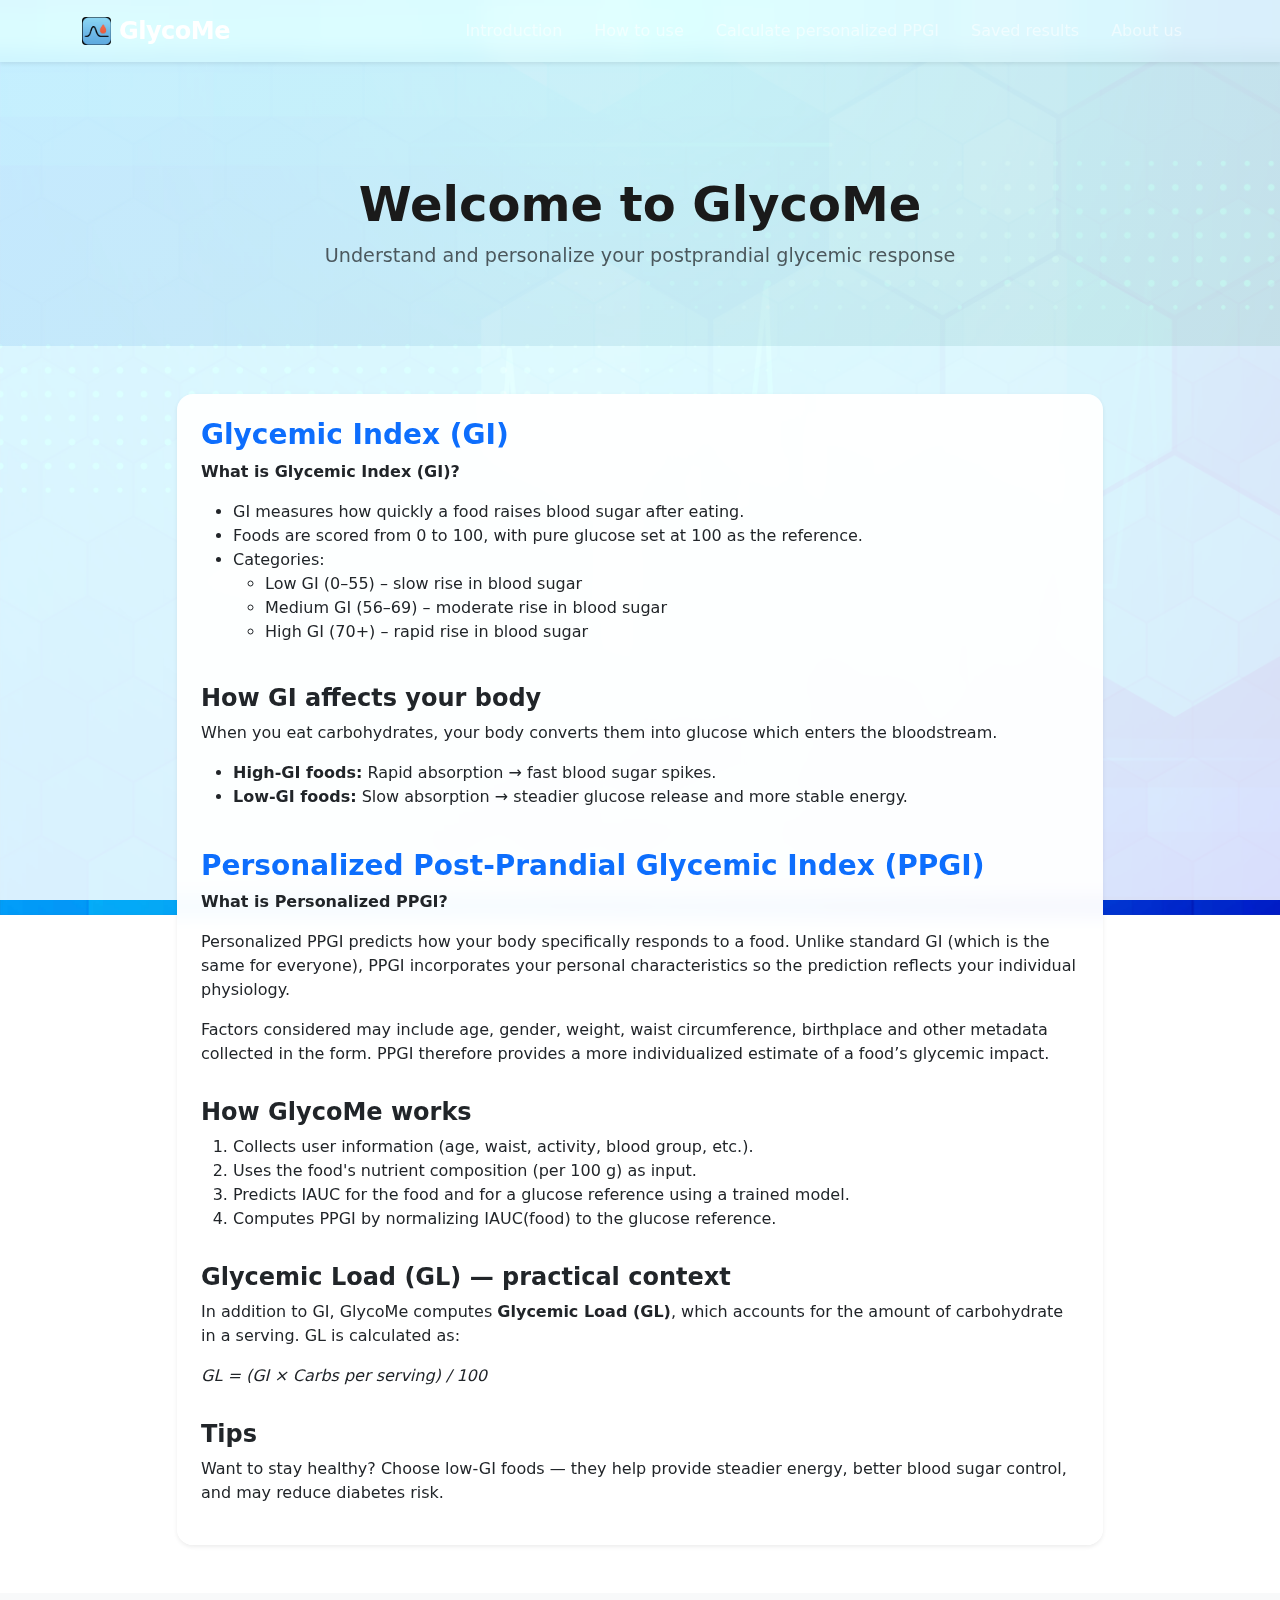
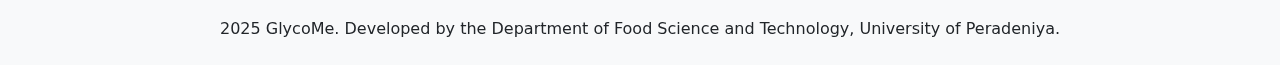
<file: static/introduction.html>
<!DOCTYPE html>
<html lang="en">
    <head>
        <meta charset="utf-8" />
        <meta name="viewport" content="width=device-width, initial-scale=1" />
        <title>Introduction - GlycoMe</title>
        <link
            href="https://cdn.jsdelivr.net/npm/bootstrap@5.3.0/dist/css/bootstrap.min.css"
            rel="stylesheet"
        />
        <link rel="stylesheet" href="/static/style.css" />
    </head>
    <body>
        <nav
            class="navbar navbar-expand-lg navbar-dark navbar-custom shadow-sm fixed-top"
        >
            <div class="container">
                <a
                    class="navbar-brand fw-bold d-flex align-items-center gap-2"
                    href="/"
                >
                    <img
                        src="/static/logo.jpeg"
                        alt="Logo"
                        style="
                            height: 28px;
                            width: auto;
                            border-radius: 4px;
                            object-fit: contain;
                        "
                    />
                    <span>GlycoMe</span>
                </a>
                <button
                    class="navbar-toggler"
                    type="button"
                    data-bs-toggle="collapse"
                    data-bs-target="#navbarNav"
                >
                    <span class="navbar-toggler-icon"></span>
                </button>
                <div class="collapse navbar-collapse" id="navbarNav">
                    <ul class="navbar-nav ms-auto">
                        <li class="nav-item">
                            <a class="nav-link" href="/introduction"
                                >Introduction</a
                            >
                        </li>
                        <li class="nav-item">
                            <a class="nav-link" href="/how-to">How to use</a>
                        </li>
                        <li class="nav-item">
                            <a class="nav-link" href="/calculate"
                                >Calculate personalized PPGI</a
                            >
                        </li>
                        <li class="nav-item">
                            <a class="nav-link" href="/saved">Saved results</a>
                        </li>
                        <li class="nav-item">
                            <a class="nav-link" href="/about">About us</a>
                        </li>
                    </ul>
                </div>
            </div>
        </nav>

        <div class="hero-section">
            <div class="container text-center">
                <h1 class="display-5 fw-bold mb-2">Welcome to GlycoMe</h1>
                <p class="lead text-muted">
                    Understand and personalize your postprandial glycemic
                    response
                </p>
            </div>
        </div>

        <div class="container my-5">
            <div class="row">
                <div class="col-lg-10 mx-auto">
                    <div class="card border-0 shadow-sm p-4">
                        <h3 class="fw-bold text-primary">
                            Glycemic Index (GI)
                        </h3>
                        <p>
                            <strong>What is Glycemic Index (GI)?</strong>
                        </p>
                        <ul>
                            <li>
                                GI measures how quickly a food raises blood
                                sugar after eating.
                            </li>
                            <li>
                                Foods are scored from 0 to 100, with pure
                                glucose set at 100 as the reference.
                            </li>
                            <li>
                                Categories:
                                <ul>
                                    <li>
                                        Low GI (0–55) – slow rise in blood sugar
                                    </li>
                                    <li>
                                        Medium GI (56–69) – moderate rise in
                                        blood sugar
                                    </li>
                                    <li>
                                        High GI (70+) – rapid rise in blood
                                        sugar
                                    </li>
                                </ul>
                            </li>
                        </ul>

                        <h4 class="fw-semibold mt-4">
                            How GI affects your body
                        </h4>
                        <p>
                            When you eat carbohydrates, your body converts them
                            into glucose which enters the bloodstream.
                        </p>
                        <ul>
                            <li>
                                <strong>High-GI foods:</strong> Rapid absorption
                                → fast blood sugar spikes.
                            </li>
                            <li>
                                <strong>Low-GI foods:</strong> Slow absorption →
                                steadier glucose release and more stable energy.
                            </li>
                        </ul>

                        <h3 class="fw-bold text-primary mt-4">
                            Personalized Post-Prandial Glycemic Index (PPGI)
                        </h3>
                        <p>
                            <strong>What is Personalized PPGI?</strong>
                        </p>
                        <p>
                            Personalized PPGI predicts how your body
                            specifically responds to a food. Unlike standard GI
                            (which is the same for everyone), PPGI incorporates
                            your personal characteristics so the prediction
                            reflects your individual physiology.
                        </p>
                        <p>
                            Factors considered may include age, gender, weight,
                            waist circumference, birthplace and other metadata
                            collected in the form. PPGI therefore provides a
                            more individualized estimate of a food’s glycemic
                            impact.
                        </p>

                        <h4 class="fw-semibold mt-3">How GlycoMe works</h4>
                        <ol>
                            <li>
                                Collects user information (age, waist, activity,
                                blood group, etc.).
                            </li>
                            <li>
                                Uses the food's nutrient composition (per 100 g)
                                as input.
                            </li>
                            <li>
                                Predicts IAUC for the food and for a glucose
                                reference using a trained model.
                            </li>
                            <li>
                                Computes PPGI by normalizing IAUC(food) to the
                                glucose reference.
                            </li>
                        </ol>

                        <h4 class="fw-semibold mt-3">
                            Glycemic Load (GL) — practical context
                        </h4>
                        <p>
                            In addition to GI, GlycoMe computes
                            <strong>Glycemic Load (GL)</strong>, which accounts
                            for the amount of carbohydrate in a serving. GL is
                            calculated as:
                        </p>
                        <p class="fst-italic">
                            GL = (GI × Carbs per serving) / 100
                        </p>

                        <h4 class="fw-semibold mt-3">Tips</h4>
                        <p>
                            Want to stay healthy? Choose low-GI foods — they
                            help provide steadier energy, better blood sugar
                            control, and may reduce diabetes risk.
                        </p>
                    </div>
                </div>
            </div>
        </div>

        <footer class="footer-custom py-4 mt-5">
            <div class="container text-center">
                <p class="mb-0">
                    <i class="bi bi-c-circle"></i> 2025 GlycoMe. Developed by
                    the Department of Food Science and Technology, University of
                    Peradeniya.
                </p>
            </div>
        </footer>
        <script src="https://cdn.jsdelivr.net/npm/bootstrap@5.3.0/dist/js/bootstrap.bundle.min.js"></script>
    </body>
</html>
</file>
<file: static/style.css>
/* Custom Styles for PPGI Predictor with Bootstrap */

:root {
    --primary-color: #0d6efd;
    --secondary-color: #6c757d;
    --success-color: #198754;
    --info-color: #0dcaf0;
    --warning-color: #ffc107;
    --danger-color: #dc3545;
}

* {
    font-family: 'Inter', system-ui, -apple-system, 'Segoe UI', Roboto, sans-serif;
}

body {
    background-image: url('/static/background.jpg');
    background-size: cover;
    background-position: center;
    background-attachment: fixed;
    background-repeat: no-repeat;
    min-height: 100vh;
    position: relative;
}

body::before {
    content: '';
    position: fixed;
    top: 0;
    left: 0;
    width: 100%;
    height: 100%;
    background: rgba(255, 255, 255, 0.85);
    z-index: -1;
}

/* Navbar Styling */
.navbar {
    backdrop-filter: blur(10px);
    -webkit-backdrop-filter: blur(10px);
}

.navbar-brand {
    font-size: 1.5rem;
    letter-spacing: -0.5px;
}

.navbar-brand i {
    font-size: 1.8rem;
    vertical-align: middle;
}

.nav-link {
    font-weight: 500;
    transition: all 0.3s ease;
    margin: 0 0.5rem;
}

.nav-link:hover {
    color: var(--primary-color) !important;
    transform: translateY(-2px);
}

.nav-link.active {
    color: var(--primary-color) !important;
}

/* Hero Section */
.hero-section {
    padding: 120px 0 60px 0;
    background: linear-gradient(135deg, rgba(13, 110, 253, 0.1) 0%, rgba(25, 135, 84, 0.1) 100%);
    margin-top: 56px;
}

.hero-section h1 {
    color: #1a1a1a;
    font-weight: 800;
}

.hero-section .lead {
    font-size: 1.2rem;
    color: #6c757d;
}

/* Card Styling */
.card {
    border-radius: 16px;
    transition: all 0.3s ease;
    background: rgba(255, 255, 255, 0.95);
    backdrop-filter: blur(10px);
    -webkit-backdrop-filter: blur(10px);
}

.card:hover {
    transform: translateY(-5px);
    box-shadow: 0 10px 30px rgba(0, 0, 0, 0.15) !important;
}

.card-header {
    border-radius: 16px 16px 0 0 !important;
    border: none;
}

/* Form Controls */
.form-control, .form-select {
    border-radius: 8px;
    border: 1px solid #dee2e6;
    padding: 0.75rem 1rem;
    transition: all 0.3s ease;
}

.form-control:focus, .form-select:focus {
    border-color: var(--primary-color);
    box-shadow: 0 0 0 0.25rem rgba(13, 110, 253, 0.15);
    transform: translateY(-2px);
}

.form-label {
    color: #495057;
    margin-bottom: 0.5rem;
}

/* Button Styling */
.btn-primary {
    background: linear-gradient(135deg, #0d6efd 0%, #0a58ca 100%);
    border: none;
    border-radius: 12px;
    font-weight: 600;
    transition: all 0.3s ease;
}

.btn-primary:hover {
    background: linear-gradient(135deg, #0a58ca 0%, #084298 100%);
    transform: translateY(-3px);
    box-shadow: 0 8px 20px rgba(13, 110, 253, 0.3);
}

.btn-primary:active {
    transform: translateY(-1px);
}

/* Result Alert */
#result {
    border-radius: 12px;
    border: none;
    animation: fadeIn 0.5s ease;
}

@keyframes fadeIn {
    from {
        opacity: 0;
        transform: translateY(10px);
    }
    to {
        opacity: 1;
        transform: translateY(0);
    }
}

/* Footer */
footer {
    background: rgba(248, 249, 250, 0.95);
    backdrop-filter: blur(10px);
    -webkit-backdrop-filter: blur(10px);
}

/* Icons */
.bi {
    vertical-align: middle;
}

/* Responsive Design */
@media (max-width: 768px) {
    .hero-section {
        padding: 100px 0 40px 0;
    }
    
    .hero-section h1 {
        font-size: 2rem;
    }
    
    .hero-section .lead {
        font-size: 1rem;
    }
    
    .navbar-brand {
        font-size: 1.2rem;
    }
    
    .card-body {
        padding: 1.5rem !important;
    }
}

/* Smooth Scrolling */
html {
    scroll-behavior: smooth;
}

/* Loading State */
.btn-primary:disabled {
    background: linear-gradient(135deg, #6c757d 0%, #5a6268 100%);
    cursor: not-allowed;
}

/* Custom Scrollbar */
::-webkit-scrollbar {
    width: 10px;
}

::-webkit-scrollbar-track {
    background: #f1f1f1;
}

::-webkit-scrollbar-thumb {
    background: linear-gradient(135deg, #0d6efd 0%, #0a58ca 100%);
    border-radius: 5px;
}

::-webkit-scrollbar-thumb:hover {
    background: linear-gradient(135deg, #0a58ca 0%, #084298 100%);
}
</file>
